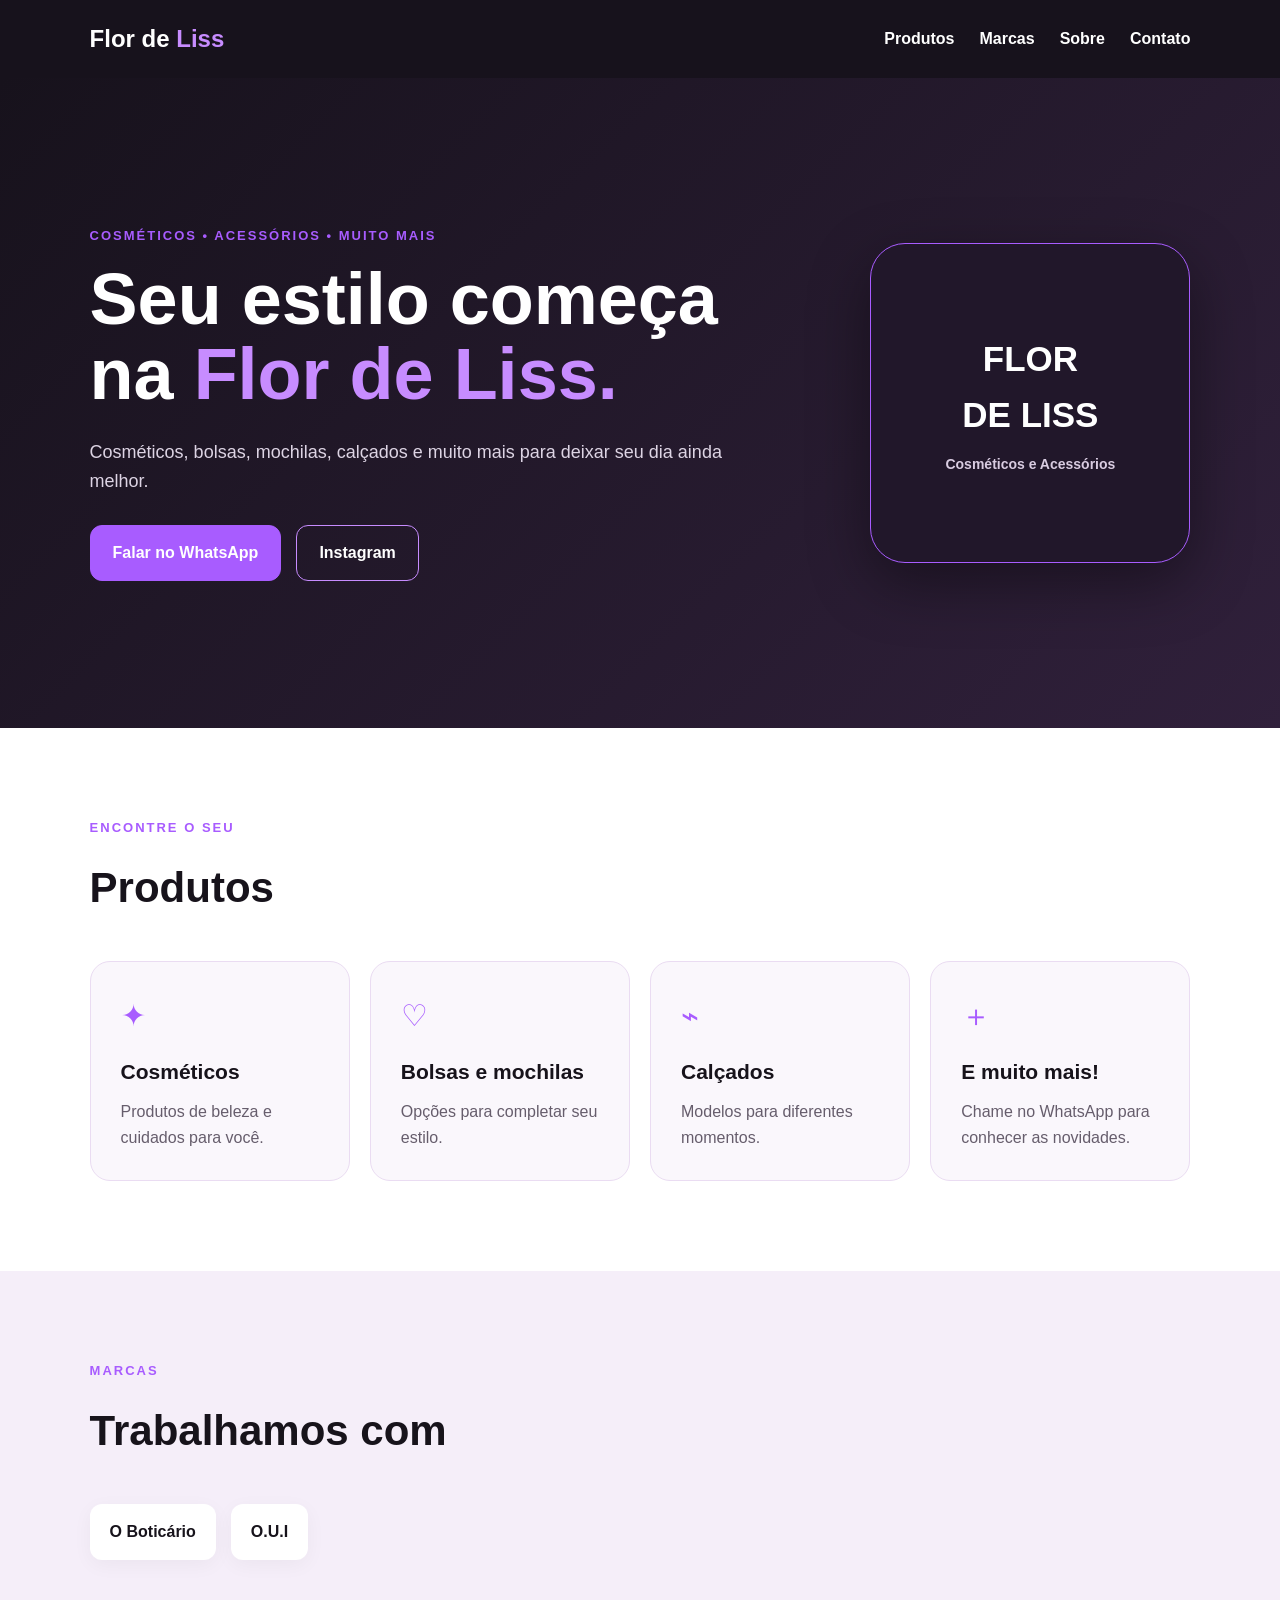
<file: index.html>
<!DOCTYPE html>
<html lang="pt-BR">
<head>
  <meta charset="UTF-8">
  <meta name="viewport" content="width=device-width, initial-scale=1.0">
  <title>Flor de Liss | Cosméticos e Acessórios</title>
  <link rel="stylesheet" href="style.css">
</head>

<body>

<header>
  <div class="logo">Flor de <span>Liss</span></div>

  <nav>
    <a href="#produtos">Produtos</a>
    <a href="#marcas">Marcas</a>
    <a href="#sobre">Sobre</a>
    <a href="#contato">Contato</a>
  </nav>
</header>

<section class="hero">
  <div class="hero-text">
    <p class="tag">COSMÉTICOS • ACESSÓRIOS • MUITO MAIS</p>

    <h1>Seu estilo começa na <span>Flor de Liss.</span></h1>

    <p>
      Cosméticos, bolsas, mochilas, calçados e muito mais
      para deixar seu dia ainda melhor.
    </p>

    <div class="buttons">
      <a href="https://wa.me/5516999648114" class="btn principal">
        Falar no WhatsApp
      </a>

      <a href="https://instagram.com/lismarasousa" class="btn">
        Instagram
      </a>
    </div>
  </div>

  <div class="logo-card">
    <div>FLOR<br><strong>DE LISS</strong></div>
    <small>Cosméticos e Acessórios</small>
  </div>
</section>

<section id="produtos">
  <p class="tag">ENCONTRE O SEU</p>
  <h2>Produtos</h2>

  <div class="cards">

    <div class="card">
      <div class="icon">✦</div>
      <h3>Cosméticos</h3>
      <p>Produtos de beleza e cuidados para você.</p>
    </div>

    <div class="card">
      <div class="icon">♡</div>
      <h3>Bolsas e mochilas</h3>
      <p>Opções para completar seu estilo.</p>
    </div>

    <div class="card">
      <div class="icon">⌁</div>
      <h3>Calçados</h3>
      <p>Modelos para diferentes momentos.</p>
    </div>

    <div class="card">
      <div class="icon">＋</div>
      <h3>E muito mais!</h3>
      <p>Chame no WhatsApp para conhecer as novidades.</p>
    </div>

  </div>
</section>

<section id="marcas" class="marcas">
  <p class="tag">MARCAS</p>
  <h2>Trabalhamos com</h2>

  <div class="brands">
    <span>O Boticário</span>
    <span>O.U.I</span>
</file>
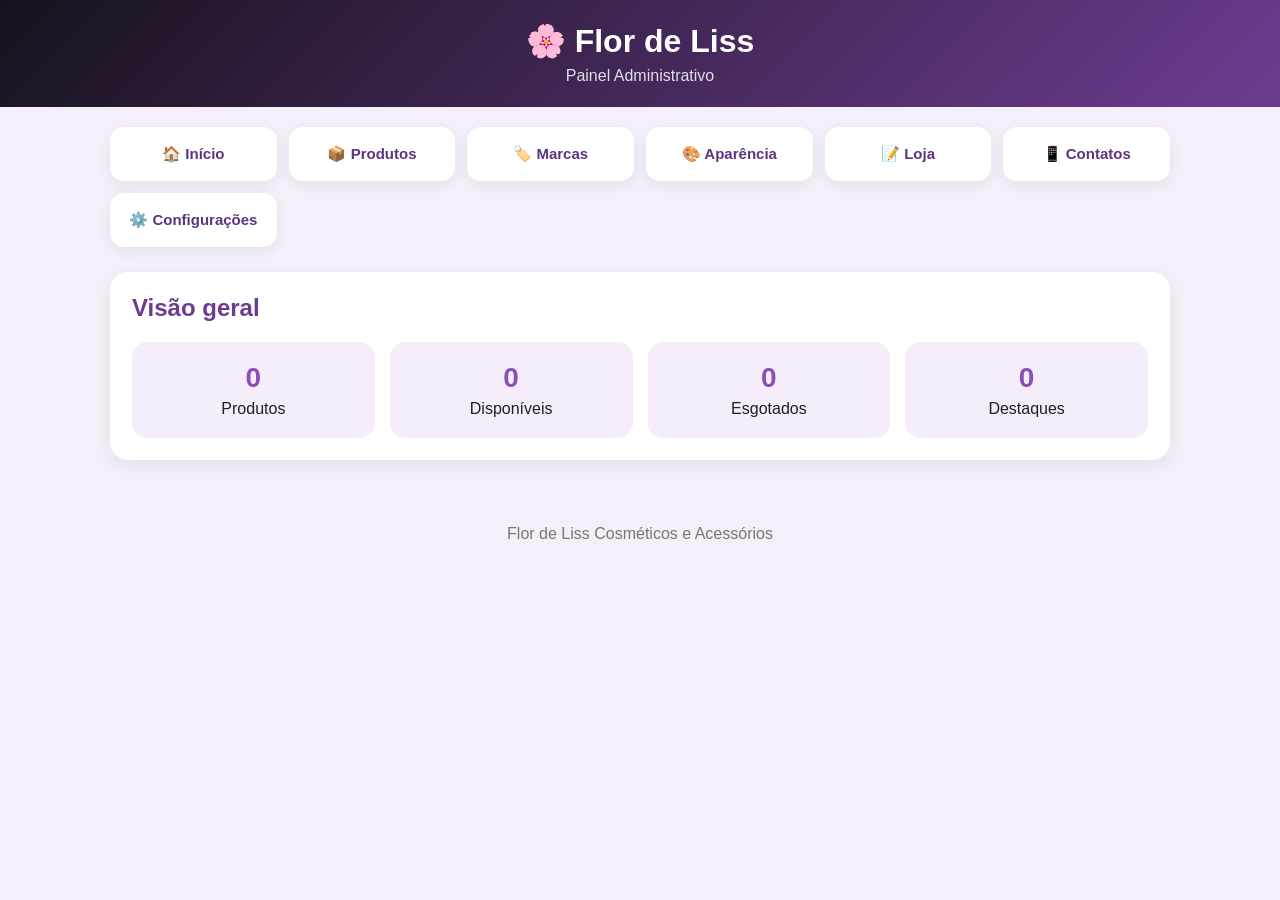
<file: admin.html>
<!DOCTYPE html>
<html lang="pt-BR">
<head>
<meta charset="UTF-8">
<meta name="viewport" content="width=device-width, initial-scale=1.0">
<title>ADM | Flor de Liss</title>

<style>
* {
  box-sizing: border-box;
}

body {
  margin: 0;
  font-family: Arial, sans-serif;
  background: #f4eff8;
  color: #241b2b;
}

header {
  background: linear-gradient(135deg, #17121c, #6d3c91);
  color: white;
  padding: 22px;
  text-align: center;
}

header h1 {
  margin: 0;
}

header p {
  margin: 7px 0 0;
  opacity: .85;
}

.container {
  max-width: 1100px;
  margin: auto;
  padding: 20px;
}

.menu {
  display: grid;
  grid-template-columns: repeat(auto-fit, minmax(150px, 1fr));
  gap: 12px;
  margin-bottom: 25px;
}

.menu button {
  border: 0;
  border-radius: 14px;
  padding: 18px 10px;
  background: white;
  color: #5d3480;
  font-weight: bold;
  font-size: 15px;
  box-shadow: 0 4px 15px #0001;
  cursor: pointer;
}

.menu button:hover {
  background: #a85cff;
  color: white;
}

.section {
  background: white;
  border-radius: 18px;
  padding: 22px;
  margin-bottom: 20px;
  box-shadow: 0 5px 20px #0001;
}

.section h2 {
  margin-top: 0;
  color: #6d3c91;
}

.cards {
  display: grid;
  grid-template-columns: repeat(auto-fit, minmax(180px, 1fr));
  gap: 15px;
}

.card {
  padding: 20px;
  border-radius: 15px;
  background: #f5edfa;
  text-align: center;
}

.card strong {
  display: block;
  font-size: 28px;
  color: #8b4fba;
  margin-bottom: 6px;
}

input,
textarea,
select {
  width: 100%;
  padding: 13px;
  margin: 7px 0 15px;
  border: 1px solid #ddd;
  border-radius: 10px;
  font-size: 15px;
}

textarea {
  min-height: 100px;
  resize: vertical;
}

.action {
  border: 0;
  border-radius: 10px;
  padding: 13px 18px;
  background: #a85cff;
  color: white;
  font-weight: bold;
  cursor: pointer;
}

.action:hover {
  background: #8e43dc;
}

.logout {
  background: #b00020;
}

.item {
  padding: 15px;
  border: 1px solid #eee;
  border-radius: 12px;
  margin-bottom: 10px;
}

.item strong {
  color: #6d3c91;
}

footer {
  text-align: center;
  padding: 25px;
  color: #777;
}
</style>
</head>

<body>

<header>
  <h1>🌸 Flor de Liss</h1>
  <p>Painel Administrativo</p>
</header>

<div class="container">

  <div class="menu">
    <button onclick="mostrar('inicio')">🏠 Início</button>
    <button onclick="mostrar('produtos')">📦 Produtos</button>
    <button onclick="mostrar('marcas')">🏷️ Marcas</button>
    <button onclick="mostrar('aparencia')">🎨 Aparência</button>
    <button onclick="mostrar('loja')">📝 Loja</button>
    <button onclick="mostrar('contatos')">📱 Contatos</button>
    <button onclick="mostrar('config')">⚙️ Configurações</button>
  </div>

  <section id="inicio" class="section">
    <h2>Visão geral</h2>

    <div class="cards">
      <div class="card">
        <strong id="totalProdutos">0</strong>
        Produtos
      </div>

      <div class="card">
        <strong id="disponiveis">0</strong>
        Disponíveis
      </div>

      <div class="card">
        <strong id="esgotados">0</strong>
        Esgotados
      </div>

      <div class="card">
        <strong id="destaques">0</strong>
        Destaques
      </div>
    </div>
  </section>

  <section id="produtos" class="section" style="display:none">
    <h2>📦 Produtos</h2>

    <label>Nome do produto</label>
    <input id="produtoNome" placeholder="Ex: Bolsa feminina">

    <label>Preço</label>
    <input id="produtoPreco" placeholder="Ex: R$ 59,90">

    <label>Categoria</label>
    <select id="produtoCategoria">
      <option>Bolsas</option>
      <option>Mochilas</option>
      <option>Sapatos</option>
      <option>Cosméticos</option>
      <option>Outros</option>
    </select>

    <button class="action" onclick="adicionarProduto()">
      + Adicionar produto
    </button>

    <div id="listaProdutos" style="margin-top:20px"></div>
  </section>

  <section id="marcas" class="section" style="display:none">
    <h2>🏷️ Marcas</h2>

    <p>
      Boticário • O.U.I • Natura • DeMillus • Mary Kay •
      Abelha Rainha • Avon • Eudora
    </p>

    <input id="novaMarca" placeholder="Adicionar nova marca">

    <button class="action" onclick="adicionarMarca()">
      + Adicionar marca
    </button>

    <div id="listaMarcas" style="margin-top:20px"></div>
  </section>

  <section id="aparencia" class="section" style="display:none">
    <h2>🎨 Aparência</h2>

    <label>Cor principal</label>
    <input type="color" id="corPrincipal" value="#a85cff">

    <label>Cor do fundo</label>
    <input type="color" id="corFundo" value="#f4eff8">

    <button class="action" onclick="salvarAparencia()">
      Salvar aparência
    </button>
  </section>

  <section id="loja" class="section" style="display:none">
    <h2>📝 Informações da loja</h2>

    <label>Nome da loja</label>
    <input id="nomeLoja">

    <label>Descrição</label>
    <textarea id="descricaoLoja"></textarea>

    <button class="action" onclick="salvarLoja()">
      Salvar informações
    </button>
  </section>

  <section id="contatos" class="section" style="display:none">
    <h2>📱 Contatos</h2>

    <label>WhatsApp</label>
    <input id="whatsapp">

    <label>Instagram</label>
    <input id="instagram">

    <button class="action" onclick="salvarContatos()">
      Salvar contatos
    </button>
  </section>

  <section id="config" class="section" style="display:none">
    <h2>⚙️ Configurações</h2>

    <p>
      Área para configurações do painel administrativo.
    </p>

    <button class="action logout" onclick="sair()">
      🚪 Sair do painel
    </button>
  </section>

</div>

<footer>
  Flor de Liss Cosméticos e Acessórios
</footer>

<script>

let produtos = [];
let marcas = [
  "Boticário",
  "O.U.I",
  "Natura",
  "DeMillus",
  "Mary Kay",
  "Abelha Rainha",
  "Avon",
  "Eudora"
];

function mostrar(secao) {

  document.querySelectorAll(".section").forEach(function(el) {
    el.style.display = "none";
  });

  document.getElementById(secao).style.display = "block";
}

function adicionarProduto() {

  const nome = document.getElementById("produtoNome").value;
  const preco = document.getElementById("produtoPreco").value;
  const categoria = document.getElementById("produtoCategoria").value;

  if (!nome || !preco) {
    alert("Preencha o nome e o preço.");
    return;
  }

  produtos.push({
    nome: nome,
    preco: preco,
    categoria: categoria,
    disponivel: true,
    destaque: false
  });

  document.getElementById("produtoNome").value = "";
  document.getElementById("produtoPreco").value = "";

  atualizarProdutos();
}

function atualizarProdutos() {

  const lista = document.getElementById("listaProdutos");

  lista.innerHTML = "";

  produtos.forEach(function(produto, index) {

    lista.innerHTML += `
      <div class="item">
        <strong>${produto.nome}</strong><br>
        ${produto.categoria}<br>
        ${produto.preco}<br><br>

        <button class="action" onclick="alternarDisponibilidade(${index})">
          ${produto.disponivel ? "Marcar esgotado" : "Marcar disponível"}
        </button>

        <button class="action" onclick="alternarDestaque(${index})">
          ${produto.destaque ? "Remover destaque" : "Destacar"}
        </button>

        <button class="action logout" onclick="excluirProduto(${index})">
          Excluir
        </button>
      </div>
    `;

  });

  atualizarEstatisticas();
}

function alternarDisponibilidade(index) {
  produtos[index].disponivel = !produtos[index].disponivel;
  atualizarProdutos();
}

function alternarDestaque(index) {
  produtos[index].destaque = !produtos[index].destaque;
  atualizarProdutos();
}

function excluirProduto(index) {

  if (confirm("Deseja excluir este produto?")) {
    produtos.splice(index, 1);
    atualizarProdutos();
  }
}

function atualizarEstatisticas() {

  document.getElementById("totalProdutos").textContent =
    produtos.length;

  document.getElementById("disponiveis").textContent =
    produtos.filter(p => p.disponivel).length;

  document.getElementById("esgotados").textContent =
    produtos.filter(p => !p.disponivel).length;

  document.getElementById("destaques").textContent =
    produtos.filter(p => p.destaque).length;
}

function adicionarMarca() {

  const marca = document.getElementById("novaMarca").value;

  if (!marca) return;

  marcas.push(marca);

  document.getElementById("novaMarca").value = "";

  atualizarMarcas();
}

function atualizarMarcas() {

  const lista = document.getElementById("listaMarcas");

  lista.innerHTML = "";

  marcas.forEach(function(marca, index) {

    lista.innerHTML += `
      <div class="item">
        <strong>${marca}</strong>

        <button class="action logout"
          onclick="excluirMarca(${index})">
          Excluir
        </button>
      </div>
    `;

  });
}

function excluirMarca(index) {

  if (confirm("Excluir esta marca?")) {
    marcas.splice(index, 1);
    atualizarMarcas();
  }
}

function salvarAparencia() {

  const cor = document.getElementById("corPrincipal").value;

  document.documentElement.style.setProperty(
    "--cor-principal",
    cor
  );

  alert("Aparência atualizada!");

}

function salvarLoja() {

  alert("Informações da loja salvas!");

}

function salvarContatos() {

  alert("Contatos salvos!");

}

function sair() {

  window.location.href = "index.html";

}

atualizarProdutos();
atualizarMarcas();

</script>

</body>
</html>
</file>
<file: style.css>
* {
  box-sizing: border-box;
  margin: 0;
  padding: 0;
}

html {
  scroll-behavior: smooth;
}

body {
  font-family: Arial, Helvetica, sans-serif;
  background: #fff;
  color: #17131b;
  line-height: 1.6;
}

header {
  background: #17121c;
  color: white;
  padding: 20px 7%;
  display: flex;
  justify-content: space-between;
  align-items: center;
  position: sticky;
  top: 0;
  z-index: 10;
}

.logo {
  font-size: 24px;
  font-weight: 800;
}

.logo span,
h1 span {
  color: #c78cff;
}

nav {
  display: flex;
  gap: 25px;
}

nav a {
  color: white;
  text-decoration: none;
  font-weight: bold;
}

.hero {
  min-height: 650px;
  background: linear-gradient(135deg, #17121c, #30203b);
  color: white;
  padding: 90px 7%;
  display: flex;
  align-items: center;
  justify-content: space-between;
  gap: 50px;
}

.hero-text {
  max-width: 650px;
}

.tag {
  color: #a85cff;
  font-weight: bold;
  letter-spacing: 2px;
  font-size: 13px;
  margin-bottom: 15px;
}

.hero h1 {
  font-size: clamp(42px, 7vw, 72px);
  line-height: 1.05;
  margin-bottom: 25px;
}

.hero-text > p:not(.tag) {
  font-size: 18px;
  color: #ddd4e4;
  margin-bottom: 30px;
}

.buttons {
  display: flex;
  gap: 15px;
  flex-wrap: wrap;
}

.btn {
  display: inline-block;
  padding: 14px 22px;
  border: 1px solid #c78cff;
  border-radius: 12px;
  color: white;
  text-decoration: none;
  font-weight: bold;
}

.btn.principal {
  background: #a85cff;
  border-color: #a85cff;
}

.logo-card {
  width: 320px;
  height: 320px;
  border-radius: 35px;
  border: 1px solid #a85cff;
  background: #21172a;
  display: flex;
  flex-direction: column;
  align-items: center;
  justify-content: center;
  text-align: center;
  font-size: 35px;
  font-weight: bold;
  box-shadow: 0 20px 60px #0006;
}

.logo-card small {
  font-size: 14px;
  color: #d9cce1;
  margin-top: 10px;
}

section {
  padding: 90px 7%;
}

section > h2 {
  font-size: 42px;
  margin-bottom: 40px;
}

.cards {
  display: grid;
  grid-template-columns: repeat(4, 1fr);
  gap: 20px;
}

.card {
  background: #faf7fc;
  padding: 30px;
  border-radius: 20px;
  border: 1px solid #eadcf2;
  transition: transform 0.2s;
}

.card:hover {
  transform: translateY(-5px);
}

.icon {
  font-size: 30px;
  color: #a85cff;
  margin-bottom: 15px;
}

.card h3 {
  font-size: 21px;
  margin-bottom: 10px;
}

.card p {
  color: #665d6c;
}

.marcas {
  background: #f5eef9;
}

.brands {
  display: flex;
  flex-wrap: wrap;
  gap: 15px;
}

.brands span {
  background: white;
  padding: 15px 20px;
  border-radius: 12px;
  font-weight: bold;
  box-shadow: 0 5px 20px #0000000b;
}

.sobre-texto {
  max-width: 750px;
  font-size: 18px;
  color: #625968;
}

.contato {
  background: #17121c;
  color: white;
}

.contato p:not(.tag) {
  color: #d8d0dd;
  margin-bottom: 25px;
}

footer {
  background: #0e0b12;
  color: #aaa;
  text-align: center;
  padding: 25px;
}

@media (max-width: 850px) {
  header {
    flex-direction: column;
    gap: 15px;
  }

  nav {
    gap: 15px;
    flex-wrap: wrap;
    justify-content: center;
  }

  .hero {
    flex-direction: column;
    text-align: center;
    padding-top: 60px;
  }

  .buttons {
    justify-content: center;
  }

  .logo-card {
    width: 260px;
    height: 260px;
  }

  .cards {
    grid-template-columns: 1fr 1fr;
  }
}

@media (max-width: 550px) {
  section {
    padding: 65px 6%;
  }

  .hero {
    padding-left: 6%;
    padding-right: 6%;
  }

  .cards {
    grid-template-columns: 1fr;
  }

  .hero h1 {
    font-size: 43px;
  }

  section > h2 {
    font-size: 34px;
  }

  nav {
    font-size: 14px;
  }
      }
</file>
